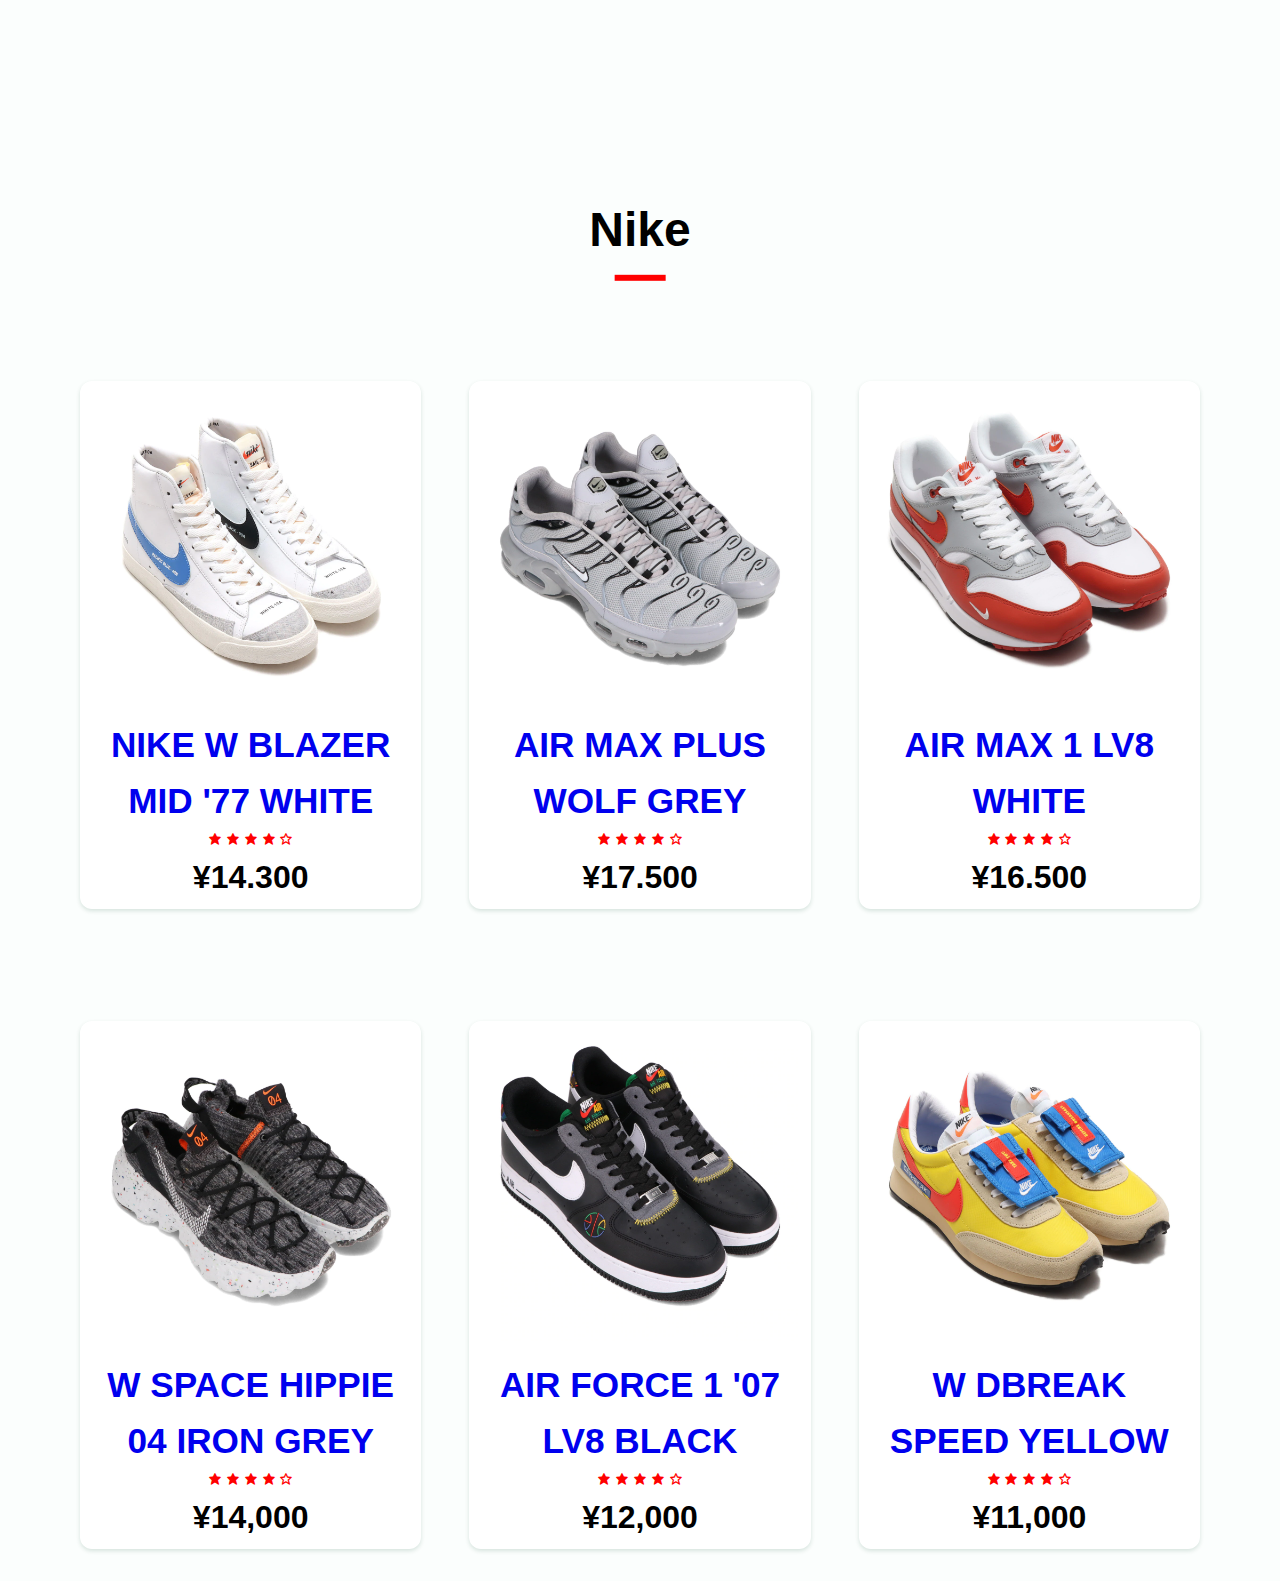
<file: shop.html>
<!DOCTYPE html>
<html lang="ja">

<head>
	<meta charset="UTF-8">
	<meta name="viewport" content="width=device-width, initial-scale=1.0">
	<title>Shop</title>
	<!------------ Box icons -------------->
	<link href='https://unpkg.com/boxicons@2.0.7/css/boxicons.min.css' rel='stylesheet'>

	<link rel="stylesheet" href="css/style.css">
</head>

<body>
	<main class="l-main">
		<section class="section featured bd-container">
			<div class="title">
				<h1>Nike</h1>
			</div>

			<div class="product__center container">
				<div class="product">
					<div class="product__header">
						<img src="img/nike-01.webp" alt="">
						<ul class="icons">
							<span><i class="bx bx-heart"></i></span>
							<span><i class="bx bx-shopping-bag"></i></span>
							<span><i class="bx bx-search"></i></span>
						</ul>
					</div>
					<div class="product__footer">
						<a href="#">
							<h3>NIKE W BLAZER MID '77 WHITE</h3>
						</a>
						<div class="rating">
							<i class="bx bxs-star"></i>
							<i class="bx bxs-star"></i>
							<i class="bx bxs-star"></i>
							<i class="bx bxs-star"></i>
							<i class="bx bx-star"></i>
						</div>
						<h3 class="price">¥14.300</h3>
					</div>
				</div>
				<div class="product">
					<div class="product__header">
						<img src="img/nike-02.webp" alt="">
						<ul class="icons">
							<span><i class="bx bx-heart"></i></span>
							<span><i class="bx bx-shopping-bag"></i></span>
							<span><i class="bx bx-search"></i></span>
						</ul>
					</div>
					<div class="product__footer">
						<a href="#">
							<h3>AIR MAX PLUS WOLF GREY</h3>
						</a>
						<div class="rating">
							<i class="bx bxs-star"></i>
							<i class="bx bxs-star"></i>
							<i class="bx bxs-star"></i>
							<i class="bx bxs-star"></i>
							<i class="bx bx-star"></i>
						</div>
						<h3 class="price">¥17.500</h3>
					</div>
				</div>
				<div class="product">
					<div class="product__header">
						<img src="img/nike-03.webp" alt="">
						<ul class="icons">
							<span><i class="bx bx-heart"></i></span>
							<span><i class="bx bx-shopping-bag"></i></span>
							<span><i class="bx bx-search"></i></span>
						</ul>
					</div>
					<div class="product__footer">
						<a href="#">
							<h3>AIR MAX 1 LV8 WHITE</h3>
						</a>
						<div class="rating">
							<i class="bx bxs-star"></i>
							<i class="bx bxs-star"></i>
							<i class="bx bxs-star"></i>
							<i class="bx bxs-star"></i>
							<i class="bx bx-star"></i>
						</div>
						<h3 class="price">¥16.500</h3>
					</div>
				</div>
				<div class="product">
					<div class="product__header">
						<img src="img/nike-04.webp" alt="">
						<ul class="icons">
							<span><i class="bx bx-heart"></i></span>
							<span><i class="bx bx-shopping-bag"></i></span>
							<span><i class="bx bx-search"></i></span>
						</ul>
					</div>
					<div class="product__footer">
						<a href="#">
							<h3>W SPACE HIPPIE 04 IRON GREY</h3>
						</a>
						<div class="rating">
							<i class="bx bxs-star"></i>
							<i class="bx bxs-star"></i>
							<i class="bx bxs-star"></i>
							<i class="bx bxs-star"></i>
							<i class="bx bx-star"></i>
						</div>
						<h3 class="price">¥14,000</h3>
					</div>
				</div>
				<div class="product">
					<div class="product__header">
						<img src="img/nike-05.webp" alt="">
						<ul class="icons">
							<span><i class="bx bx-heart"></i></span>
							<span><i class="bx bx-shopping-bag"></i></span>
							<span><i class="bx bx-search"></i></span>
						</ul>
					</div>
					<div class="product__footer">
						<a href="#">
							<h3>AIR FORCE 1 '07 LV8 BLACK</h3>
						</a>
						<div class="rating">
							<i class="bx bxs-star"></i>
							<i class="bx bxs-star"></i>
							<i class="bx bxs-star"></i>
							<i class="bx bxs-star"></i>
							<i class="bx bx-star"></i>
						</div>
						<h3 class="price">¥12,000</h3>
					</div>
				</div>
				<div class="product">
					<div class="product__header">
						<img src="img/nike-06.webp" alt="">
						<ul class="icons">
							<span><i class="bx bx-heart"></i></span>
							<span><i class="bx bx-shopping-bag"></i></span>
							<span><i class="bx bx-search"></i></span>
						</ul>
					</div>
					<div class="product__footer">
						<a href="#">
							<h3>W DBREAK SPEED YELLOW</h3>
						</a>
						<div class="rating">
							<i class="bx bxs-star"></i>
							<i class="bx bxs-star"></i>
							<i class="bx bxs-star"></i>
							<i class="bx bxs-star"></i>
							<i class="bx bx-star"></i>
						</div>
						<h3 class="price">¥11,000</h3>
					</div>
				</div>
			</div>
		</section>
	</main>
</body>

</html>
</file>
<file: css/style.css>
/*------ GOOGLE FONTS --------*/
@import url("https://fonts.googleapis.com/css2?family=Poppins:wght@400;500;600&display=swap");

/*------- Variables css ------*/

:root {
  --header-height: 3rem;

  /*--------- Colors ------------*/
  --first-color: #069C54;
  --first-color-alt: #048654;
  --title-color: #393939;
  --text-color: #707070;
  --text-color-light: #A6A6A6;
  --body-color: #FBFEFD;
  --container-color: #FFFFFF;

  /*------- Font and typography --------*/
  --body-font: 'Poppins', sans-serif;
  --biggest-font-size: 2.25rem;
  --h1-font-size: 1.5rem;
  --h2-font-size: 1.25rem;
  --h3-font-size: 1rem;
  --normal-font-size: .938rem;
  --small-font-size: .813rem;
  --smaller-font-size: .75rem;

  /*------- Font Weight --------------*/
  --font-medium: 500;
  --font-semi-bold: 600;

  /*--------- Margenes -------------*/
  --mb-1: .5rem;
  --mb-2: 1rem;
  --mb-3: 1.5rem;
  --mb-4: 2rem;
  --mb-5: 2.5rem;
  --mb-6: 3rem;

  /*----------- z index ------------*/
  --z-tooltip: 10;
  --z-fixed: 100;

}

@media screen and (min-width: 768px) {
  :root {
    --biggest-font-size: 4rem;
    --h1-font-size: 2.25rem;
    --h2-font-size: 1.5rem;
    --h3-font-size: 1.25rem;
    --normal-font-size: 1rem;
    --small-font-size: .875rem;
    --smaller-font-size: .813rem;
  }
}

/*--------------- Base ---------------*/
*,
::before,
::after {
  box-sizing: border-box;
}

html {
  scroll-behavior: smooth;
}

body {
  margin: var(--header-height) 0 0 0;
  font-family: var(--body-font);
  font-size: var(--normal-font-size);
  background-color: var(--body-color);
  color: var(--text-color);
  line-height: 1.6;
}

h1,
h2,
h3,
p,
ul {
  margin: 0;
}

ul {
  padding: 0;
  list-style: none;
}

a {
  text-decoration: none;
}

img {
  max-width: 100%;
  height: auto;
}

/*---------- Class Css ---------*/
.section {
  padding: 4rem 0 2rem;
}

.section-title,
.section-subtitle {
  text-align: center;
}

.section-title {
  font-size: var(--h1-font-size);
  color: var(--title-color);
  margin-bottom: var(--mb-3);
}

.section-subtitle {
  display: block;
  color: var(--first-color);
  font-weight: var(--font-medium);
  margin-bottom: var(--mb-1);
}

/*----------- Layout ----------*/
.bd-container {
  max-width: 1120px;
  width: calc(100% - 2rem);
  margin-left: var(--mb-2);
  margin-right: var(--mb-2);
}

.bd-grid {
  display: grid;
  gap: 1rem;
}

.l-header {
  width: 100%;
  position: fixed;
  top: 0;
  left: 0;
  z-index: var(--z-fixed);
  background-color: var(--body-color);
}

/*----------------- Nav --------------*/
.nav {
  max-width: 1024px;
  height: var(--header-height);
  display: flex;
  justify-content: space-between;
  align-items: center;
}

@media screen and (max-width: 768px) {
  .nav__menu {
    position: fixed;
    top: -100%;
    left: 0;
    width: 100%;
    padding: 1.5rem 0 1rem;
    text-align: center;
    background-color: var(--body-color);
    transition: .4s;
    box-shadow: 0 4px 4px rgba(0, 0, 0, .1);
    border-radius: 0 0 1rem 1rem;
    z-index: var(--z-fixed);
  }
}

.nav__item {
  margin-bottom: var(--mb-2);
}

.nav__link,
.nav__logo,
.nav__toggle {
  color: var(--text-color);
  font-weight: var(--font-medium);
}

.nav__logo:hover {
  color: var(--first-color);
}

.nav__link {
  transition: .3s;
}

.nav__link:hover {
  color: var(--first-color);
}

.nav__toggle {
  font-size: 1.3rem;
  cursor: pointer;
}

/* Show menu */
.show-menu {
  top: var(--header-height);
}

/* Active menu */
.active-link {
  color: var(--first-color);
}

/* Change background header */
.scroll-header {
  box-shadow: 0 2px 4px rgba(0, 0, 0, .1);
}

/* Scroll top */
.scrolltop {
  position: fixed;
  right: 1rem;
  bottom: -20%;
  display: flex;
  justify-content: center;
  align-items: center;
  padding: .3rem;
  background: rgba(6, 156, 84, .5);
  border-radius: .4rem;
  z-index: var(--z-tooltip);
  transition: .4s;
  visibility: hidden;
}

.scrolltop:hover {
  background-color: var(--first-color-alt);
}

.scrolltop__icon {
  font-size: 1.8rem;
  color: var(--body-color);
}

/* Show scrolltop */
.show-scroll {
  visibility: visible;
  bottom: 1.5rem;
}


/* buttons */
.button {
  display: inline-block;
  background-color: var(--first-color);
  color: #fff;
  padding: .75rem 1rem;
  border-radius: .5rem;
  transition: .3s;
}

.button:hover {
  background-color: var(--first-color-alt);
}

/* swiper */

.asidecontent {
  margin: var(--mb-6) auto 0;
  width: 90%;
}

html,
body {
  position: relative;
  height: 100%;
}

body {
  font-family: Helvetica Neue, Helvetica, Arial, sans-serif;
  font-size: 14px;
  color: #000;
  margin: 0;
  padding: 0;
}

.swiper-container {
  width: 100%;
  height: 50%;

}

.swiper-slide {
  text-align: center;
  font-size: 18px;
  background: #fff;

  /* Center slide text vertically */
  display: -webkit-box;
  display: -ms-flexbox;
  display: -webkit-flex;
  display: flex;
  -webkit-box-pack: center;
  -ms-flex-pack: center;
  -webkit-justify-content: center;
  justify-content: center;
  -webkit-box-align: center;
  -ms-flex-align: center;
  -webkit-align-items: center;
  align-items: center;
}

/* topic */
.topic__container {
  grid-template-columns: repeat(2, 1fr);
  justify-content: center;
  width: 100%;
}

.topic__container .up__img {
  overflow: hidden;
}

.topic__ditail {
  margin-bottom: var(--mb-3);
}

.topic__img {
  transition: all .5s ease;
}

.topic__img:hover {
  transform: scale(1.2);
}


/* about */
.about__data {
  text-align: center;
}

.about__description {
  margin-bottom: var(--mb-3);
}

.about__img {
  width: 400px;
  border-radius: .5rem;
  justify-self: center;
}


/* new */
.new__container {
  grid-template-columns: repeat(2, 1fr);
  justify-content: center;
}

.new__content {
  position: relative;
  display: flex;
  flex-direction: column;
  background-color: var(--container-color);
  border-radius: .5rem;
  box-shadow: 0 2px 4px rgba(3, 74, 40, .15);
  padding: .75rem;
}

.new__img {
  width: 200px;
  align-self: center;
  margin-bottom: var(--mb-2);
}

.new__pop{
	position: absolute;
	top: .8rem;
	left: .5rem;
	font-size: var(--mb-2);
	color: #fff;
	border: .3px solid red;
	border-radius: 50%;
	background-color: rgb(255, 0, 0);
	font-weight: var(--font-semi-bol);
	padding: .3rem .5rem;
}

.new__name,
.name__preci {
  font-weight: var(--font-semi-bold);
  color: var(--title-color);
}

.new__name {
  font-size: var(--normal-font-size);
}

.new__detail,
.menu__preci {
  font-size: var(--small-font-size);
}

.new__detail {
  margin-bottom: var(--mb-1);
}

.new__button {
  position: absolute;
  bottom: 0;
  right: 0;
  display: flex;
  padding: .625rem .813rem;
  border-radius: .5rem 0 .5rem 0;
}

/* news imformaition */


.news-content{
	margin-left: var(--mb-5);
}

.news{
	display: flex;
	flex-direction: column;
	align-items: center;
}

.news-content .bold{
	font-weight: var(--font-semi-bold);
}


/* contact */
.contact__container {
  text-align: center;
}

.contact__description {
  margin-bottom: var(--mb-3);
}

/* footer */
.footer__container {
  grid-template-columns: repeat(auto-fit, minmax(220px, 1fr));
  row-gap: 2rem;
}

.footer__logo {
  font-size: var(--h3-font-size);
  color: var(--first-color);
  font-weight: var(--font-semi-bold);
}

.footer__description {
  display: block;
  font-size: var(--small-font-size);
  margin: .25rem 0 var(--mb-3);
}

.footer__social {
  font-size: 1.5rem;
  color: var(--title-color);
  margin-right: var(--mb-2);
}

.footer__title {
  font-size: var(--h2-font-size);
  color: var(--title-color);
  margin-bottom: var(--mb-2);
}

.footer__link {
  display: inline-block;
  color: var(--text-color);
  margin-bottom: var(--mb-1);
}

.footer__link:hover {
  color: var(--first-color);
}

.footer__copy {
  text-align: center;
  font-size: var(--small-font-size);
  color: var(--text-color-light);
  margin-top: 3.5rem;
}

/* featured Products */

.title {
  margin: 4rem 0 7rem 0;
  text-align: center;
}

.title h1 {
  font-size: 3rem;
  display: inline-block;
  position: relative;
  z-index: 0;
}

.title h1::after {
  content: "";
  position: absolute;
  left: 50%;
  bottom: -20%;
  transform: translate(-50%, -50%);
  background-color: red;
  width: 50%;
  height: 0.4rem;
  z-index: 1;
}

/* Shop style */
.product__center {
  display: grid;
  grid-template-columns: repeat(auto-fit, minmax(20rem, 1fr));
  gap: 7rem 3rem;
}

.product {
  height: 33rem;
  background-color: #fff;
  box-shadow: 0 2px 4px rgba(3, 74, 40, .15);
  border-radius: .75rem;
  text-align: center;
  transition: all 300ms ease-in-out;
}

.product:hover {
  box-shadow: 0 2px 4px rgba(3, 74, 40, .5);
}

.product__header {
  position: relative;
  height: 20rem;
  transition: all 300ms ease-in-out;
  z-index: 0;
}

.product__header img {
  height: 100%;
}

.product__footer {
  padding: 1rem .8rem .8rem .8rem;
}

.product__footer h3 {
  font-size: 2.2rem;
}

.rating {
  color: red;
}

.product__footer .price {
  color: #000;
  font-size: 2rem;
}

.product:hover .product__header::after {
  content: "";
  position: absolute;
  width: 100%;
  height: 100%;
  left: 0;
  top: 0;
  border-radius: .75rem .75rem 0 0;
  background-color: rgba(0, 0, 0, .5);
  transition: all 500ms ease-in-out;
  z-index: 1;
}

.product__header .icons {
  position: absolute;
  right: 5%;
  top: 50%;
  transform: translate(0, -50%) scale(0);
  z-index: 2;
  opacity: 0;
  transition: all 500ms ease-in-out;
}

.product__header .icons span {
  background-color: #fff;
  font-size: 1.5rem;
  display: block;
  border-radius: 50%;
  padding: 1rem 1rem;
  line-height: 1rem;
  cursor: pointer;
  transition: all 300ms ease-in-out;
}

.product__header .icons span i {
  transition: all 500ms ease-in-out;
}

.product__header .icons span:not(:last-child) {
  margin-bottom: 1rem;
}

.product__header .icons span:hover {
  background-color: var(--first-color);
  color: #fff;
}

.product:hover .icons {
  opacity: 1;
  transform: translate(0, -50%) scale(1);
}

.product__header .icons a {
  display: block;
  margin-bottom: 1rem;
}

/* media queries */
@media screen and (min-width: 576px) {

  .home__container,
  .about__container {
    grid-template-columns: repeat(2, 1fr);
    align-items: center;
  }

  .about__data,
  .about__initial,
  .initial,
  .contact__container,
  .contact__initial {
    text-align: initial;
  }

  .about__img {
    width: 380px;
    order: -1;
  }

  .contact__container {
    grid-template-columns: 1.75fr 1fr;
    align-items: center;
  }

  .contact__button {
    justify-self: center;
  }

  .news-contents{
	margin-left: var(--mb-5);
	grid-template-columns: repeat(2, 1fr);
  justify-content: center;
  }
}

@media screen and (min-width: 768px) {
  body {
    margin: 0;
  }

  .section {
    padding-top: 8rem;
  }

  .nav {
    height: calc(var(--header-height) + 1.5rem);
  }

  .nav__list {
    display: flex;
  }

  .nav__item {
    margin-left: var(--mb-5);
    margin-bottom: 0;
  }

  .nav__toggle {
    display: none;
  }

  .new__container {
    grid-template-columns: repeat(3, 300px);
    column-gap: 2rem;
  }

  .new__content {
    padding: 1rem;
  }

  .new__img {
    width: 250px;
  }

  .news{
	display: flex;
	flex-direction: row;
	justify-content: center;
   }

}

@media screen and (min-width: 960px) {
  .bd-container {
    margin-left: auto;
    margin-right: auto;
  }

  .about__container {
    column-gap: 7rem;
  }
}
</file>
